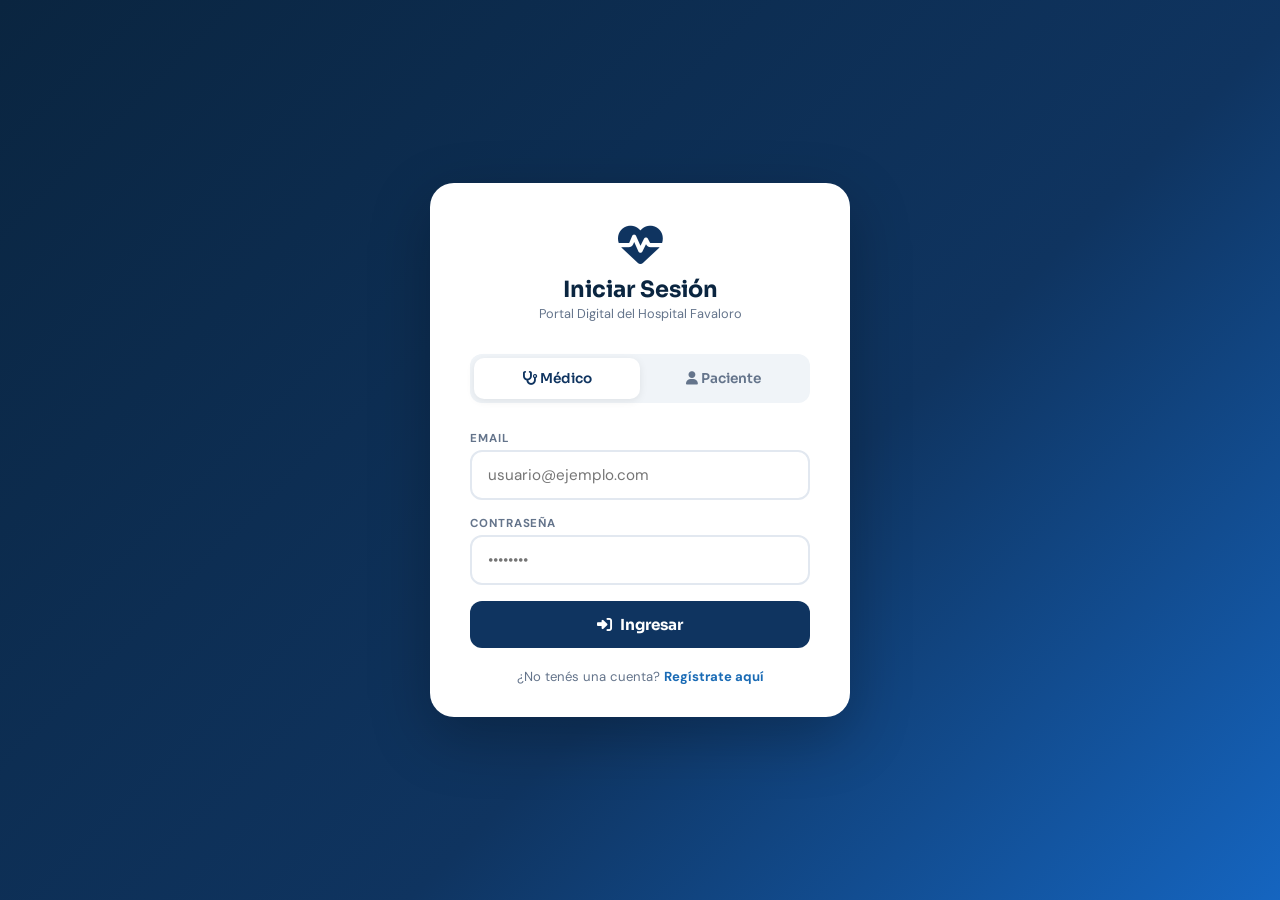
<file: index.html>
<!DOCTYPE html>
<html lang="es">
<head>
    <meta charset="UTF-8">
    <meta name="viewport" content="width=device-width, initial-scale=1.0">
    <title>Hospital Favaloro | Ingresar</title>
    <link href="https://cdnjs.cloudflare.com/ajax/libs/font-awesome/6.5.1/css/all.min.css" rel="stylesheet">
    <link href="https://fonts.googleapis.com/css2?family=Sora:wght@300;400;500;600;700;800&family=DM+Sans:ital,wght@0,300;0,400;0,500;0,600;1,400&display=swap" rel="stylesheet">
    <link rel="stylesheet" href="css/style.css">
</head>
<body onload="checkLogin()">

<!-- Loading -->
<div id="loading-screen">
    <i class="fas fa-heart-pulse loader-cross"></i>
    <div class="loader-ring"></div>
    <p style="color: rgba(255,255,255,0.8); margin-top: 1.2rem; font-family:'Sora',sans-serif; font-size:0.85rem; letter-spacing:0.1em;">HOSPITAL FAVALORO</p>
</div>

<div id="toast" class="toast"></div>

<!-- AUTH -->
<div id="auth-container">
    <div class="auth-card">
        <div class="auth-logo">
            <i class="fas fa-heart-pulse"></i>
            <h1 id="auth-title">Iniciar Sesión</h1>
            <p>Portal Digital del Hospital Favaloro</p>
        </div>
        <div class="role-tabs">
            <button class="role-tab active" onclick="setRole('doctor', this)"><i class="fas fa-stethoscope"></i> Médico</button>
            <button class="role-tab" onclick="setRole('paciente', this)"><i class="fas fa-user"></i> Paciente</button>
        </div>
        <div id="auth-error" class="auth-error"><i class="fas fa-exclamation-triangle"></i> <span id="auth-error-msg"></span></div>

        <div id="reg-fields" style="display:none;">
            <div class="form-group"><label>Nombre</label><input type="text" id="auth-nombre" placeholder="Ej: María"></div>
            <div class="form-group"><label>Apellido</label><input type="text" id="auth-apellido" placeholder="Ej: García"></div>
            <div class="form-group"><label>DNI</label><input type="text" id="auth-dni" placeholder="Sin puntos ni espacios"></div>
            <div class="form-group"><label>Fecha de nacimiento</label><input type="date" id="auth-fecha-nac"></div>
            <div class="form-group"><label>Sexo</label>
                <select id="auth-sexo" class="ctrl">
                    <option value="M">Masculino</option>
                    <option value="F">Femenino</option>
                    <option value="X">Otro</option>
                </select>
            </div>
            <div class="form-group"><label>Teléfono (opcional)</label><input type="text" id="auth-telefono" placeholder="Ej: 1155667788"></div>

            <!-- Solo médico -->
            <div id="cred-wrap" class="form-group" style="display:none;"><label>Matrícula</label><input type="text" id="auth-credencial" placeholder="Ej: MN55432"></div>

            <!-- Solo paciente -->
            <div id="reg-paciente-extra" style="display:none;">
                <div class="form-group"><label>Domicilio</label><input type="text" id="auth-domicilio" placeholder="Calle, número, localidad"></div>
                <div class="form-group"><label>Obra Social</label><input type="text" id="auth-obra-social" placeholder="Ej: OSDE, Swiss Medical, PAMI..."></div>
                <div class="form-group"><label>Grupo Sanguíneo (opcional)</label>
                    <select id="auth-grupo-sanguineo" class="ctrl">
                        <option value="">No especifica</option>
                        <option>A+</option><option>A-</option>
                        <option>B+</option><option>B-</option>
                        <option>AB+</option><option>AB-</option>
                        <option>O+</option><option>O-</option>
                    </select>
                </div>
                <div class="form-group"><label>Alergias (opcional)</label><input type="text" id="auth-alergias" placeholder="Ej: Penicilina, ibuprofeno..."></div>
            </div>
        </div>

        <div class="form-group"><label>Email</label><input type="email" id="email" placeholder="usuario@ejemplo.com"></div>
        <div class="form-group"><label>Contraseña</label><input type="password" id="password" placeholder="••••••••" onkeydown="if(event.key==='Enter') handleAuth()"></div>

        <button id="auth-submit-btn" class="btn btn-primary" style="width:100%; justify-content:center; font-size:0.95rem; padding: 0.9rem;" onclick="handleAuth()">
            <i class="fas fa-right-to-bracket"></i> Ingresar
        </button>

        <p style="text-align:center; margin-top:1.2rem; font-size:0.82rem; color:var(--muted);">
            <span id="auth-toggle-text">¿No tenés una cuenta?</span>
            <a href="javascript:void(0)" onclick="toggleRegisterMode()" style="color:var(--primary-light); font-weight:700; text-decoration:none;" id="auth-toggle-link">Regístrate aquí</a>
        </p>
    </div>
</div>

<script src="js/common.js"></script>
<script src="js/auth.js"></script>
</body>
</html>
</file>
<file: css/style.css>
:root {
            --primary: #0f3460;
            --primary-light: #1a6bb5;
            --primary-dark: #0a2540;
            --accent: #e94560;
            --success: #0d9e72;
            --warning: #f5a623;
            --danger: #e94560;
            --bg: #f0f4f8;
            --surface: #ffffff;
            --dark: #0a2540;
            --muted: #64748b;
            --border: #e2e8f0;
            --shadow: 0 4px 24px rgba(15,52,96,0.10);
            --shadow-lg: 0 8px 40px rgba(15,52,96,0.14);
            --radius: 18px;
            --radius-sm: 10px;
        }

        * { margin: 0; padding: 0; box-sizing: border-box; }

        body {
            font-family: 'DM Sans', sans-serif;
            background: var(--bg);
            color: var(--dark);
            min-height: 100vh;
        }

        h1,h2,h3,h4,h5 { font-family: 'Sora', sans-serif; }

        /* Loading */
        #loading-screen {
            position: fixed; inset: 0;
            background: linear-gradient(135deg, var(--primary-dark) 0%, var(--primary) 60%, var(--primary-light) 100%);
            display: flex; flex-direction: column; align-items: center; justify-content: center; z-index: 3000;
            animation: fadeOut 0.6s ease 1.2s forwards;
        }
        .loader-ring { width: 56px; height: 56px; border: 4px solid rgba(255,255,255,0.15); border-top: 4px solid white; border-radius: 50%; animation: spin 0.9s linear infinite; }
        .loader-cross { font-size: 2.5rem; color: white; margin-bottom: 1rem; }
        @keyframes spin { to { transform: rotate(360deg); } }
        @keyframes fadeOut { to { opacity: 0; visibility: hidden; } }
        @keyframes slideUp { from { opacity:0; transform:translateY(18px); } to { opacity:1; transform:translateY(0); } }
        @keyframes shake { 0%,100%{transform:translateX(0)} 25%{transform:translateX(-6px)} 75%{transform:translateX(6px)} }

        /* Auth */
        #auth-container { min-height: 100vh; display: flex; align-items: center; justify-content: center; padding: 1.5rem; background: linear-gradient(135deg, var(--primary-dark) 0%, var(--primary) 60%, #1565c0 100%); }
        .auth-card {
            background: white; padding: 2.5rem 2.5rem 2rem;
            border-radius: 24px; width: 100%; max-width: 420px;
            box-shadow: 0 20px 60px rgba(0,0,0,0.25);
            animation: slideUp 0.5s ease;
        }
        .auth-logo { text-align: center; margin-bottom: 2rem; }
        .auth-logo i { font-size: 2.8rem; color: var(--primary); }
        .auth-logo h1 { font-size: 1.4rem; color: var(--primary-dark); margin-top: 0.4rem; }
        .auth-logo p { font-size: 0.8rem; color: var(--muted); margin-top: 2px; }

        .role-tabs { display: flex; background: var(--bg); border-radius: 12px; padding: 4px; margin-bottom: 1.8rem; }
        .role-tab { flex: 1; padding: 0.75rem; border: none; background: transparent; border-radius: 10px; cursor: pointer; font-weight: 600; color: var(--muted); font-family: 'Sora', sans-serif; font-size: 0.85rem; transition: all 0.2s; }
        .role-tab.active { background: white; color: var(--primary); box-shadow: 0 2px 8px rgba(0,0,0,0.08); }

        .form-group { margin-bottom: 1rem; }
        .form-group label { font-size: 0.72rem; font-weight: 700; color: var(--muted); text-transform: uppercase; letter-spacing: 0.08em; display: block; margin-bottom: 4px; }
        .form-group input, .form-group select {
            width: 100%; padding: 0.8rem 1rem;
            border: 2px solid var(--border); border-radius: 12px;
            font-family: 'DM Sans', sans-serif; font-size: 0.95rem;
            transition: border-color 0.2s; background: white; color: var(--dark);
        }
        .form-group input:focus, .form-group select:focus { outline: none; border-color: var(--primary-light); }

        .auth-error { background: #fef2f2; color: #b91c1c; border: 1px solid #fecaca; padding: 0.8rem 1rem; border-radius: 10px; font-size: 0.85rem; font-weight: 600; margin-bottom: 1rem; display: none; animation: shake 0.4s ease; }

        /* App layout */
        #app { display: none; flex-direction: column; min-height: 100vh; }

        header {
            background: white; padding: 0 5%;
            display: flex; justify-content: space-between; align-items: center;
            height: 64px; box-shadow: 0 2px 16px rgba(15,52,96,0.07);
            position: sticky; top: 0; z-index: 100;
        }
        .header-brand { display: flex; align-items: center; gap: 10px; }
        .header-brand i { font-size: 1.4rem; color: var(--primary); }
        .header-brand h2 { font-size: 1.05rem; font-weight: 800; font-family:'Sora',sans-serif; }
        .header-brand span { color: var(--primary); }
        .header-right { display: flex; align-items: center; gap: 14px; }
        .user-chip { background: var(--bg); padding: 6px 14px; border-radius: 99px; font-size: 0.85rem; font-weight: 600; color: var(--dark); display: flex; align-items: center; gap: 8px; }
        .user-chip i { color: var(--primary); }
        .btn-logout { background: #fee2e2; color: var(--danger); border: none; padding: 6px 14px; border-radius: 99px; font-size: 0.82rem; font-weight: 700; cursor: pointer; font-family: 'Sora',sans-serif; display: flex; align-items: center; gap: 6px; transition: background 0.2s; }
        .btn-logout:hover { background: #fecaca; }

        nav { background: var(--primary); padding: 0 5%; display: flex; gap: 0; overflow-x: auto; }
        .nav-btn { background: transparent; border: none; color: rgba(255,255,255,0.65); padding: 0.9rem 1.3rem; cursor: pointer; font-weight: 600; font-family: 'Sora',sans-serif; font-size: 0.82rem; border-bottom: 3px solid transparent; white-space: nowrap; transition: all 0.2s; }
        .nav-btn.active, .nav-btn:hover { color: white; border-bottom-color: #e94560; }

        .main-content { max-width: 1200px; margin: 2rem auto; padding: 0 1.5rem; width: 100%; }
        .page { display: none; animation: slideUp 0.35s ease; }
        .page.active { display: block; }

        /* Cards */
        .card { background: white; border-radius: var(--radius); padding: 1.8rem 2rem; box-shadow: var(--shadow); border: 1px solid var(--border); margin-bottom: 1.5rem; }
        .card-title { font-size: 1.1rem; font-weight: 700; color: var(--dark); margin-bottom: 1.4rem; display: flex; align-items: center; gap: 0.5rem; }
        .card-title i { color: var(--primary); }

        /* Buttons */
        .btn { padding: 0.75rem 1.4rem; border-radius: 12px; font-weight: 700; cursor: pointer; border: none; transition: all 0.25s; display: inline-flex; align-items: center; gap: 8px; font-family: 'Sora', sans-serif; font-size: 0.85rem; }
        .btn-primary { background: var(--primary); color: white; }
        .btn-primary:hover { background: var(--primary-light); transform: translateY(-1px); box-shadow: 0 4px 16px rgba(15,52,96,0.25); }
        .btn-danger { background: var(--danger); color: white; }
        .btn-danger:hover { filter: brightness(0.9); }
        .btn-ghost { background: var(--bg); color: var(--dark); }
        .btn-ghost:hover { background: var(--border); }
        .btn-sm { padding: 5px 10px; font-size: 0.75rem; border-radius: 8px; }

        /* Stats grid */
        .stats-grid { display: grid; grid-template-columns: repeat(auto-fit, minmax(160px, 1fr)); gap: 1rem; margin-bottom: 1.5rem; }
        .stat-card { border-radius: var(--radius-sm); padding: 1.2rem 1.4rem; }
        .stat-card.green { background: #f0fdf4; }
        .stat-card.blue { background: #eff6ff; }
        .stat-card.orange { background: #fffbeb; }
        .stat-card.red { background: #fff1f2; }
        .stat-label { font-size: 0.72rem; font-weight: 700; text-transform: uppercase; letter-spacing: 0.07em; }
        .stat-card.green .stat-label { color: var(--success); }
        .stat-card.blue .stat-label { color: var(--primary-light); }
        .stat-card.orange .stat-label { color: var(--warning); }
        .stat-card.red .stat-label { color: var(--danger); }
        .stat-num { font-size: 2rem; font-weight: 800; font-family: 'Sora',sans-serif; margin-top: 4px; }
        .stat-card.green .stat-num { color: var(--success); }
        .stat-card.blue .stat-num { color: var(--primary); }
        .stat-card.orange .stat-num { color: var(--warning); }
        .stat-card.red .stat-num { color: var(--danger); }

        /* Badge */
        .badge { padding: 3px 10px; border-radius: 99px; font-size: 0.72rem; font-weight: 700; display: inline-block; }
        .badge-green { background: #dcfce7; color: #166534; }
        .badge-blue { background: #dbeafe; color: #1e40af; }
        .badge-red { background: #fee2e2; color: #b91c1c; }
        .badge-orange { background: #fef3c7; color: #92400e; }
        .badge-gray { background: #f1f5f9; color: #64748b; }

        /* Table */
        .table-wrap { overflow-x: auto; border-radius: var(--radius-sm); border: 1px solid var(--border); }
        table { width: 100%; border-collapse: collapse; font-size: 0.88rem; }
        thead th { background: var(--bg); padding: 0.7rem 1rem; text-align: left; font-size: 0.72rem; font-weight: 700; color: var(--muted); text-transform: uppercase; letter-spacing: 0.06em; border-bottom: 1px solid var(--border); }
        tbody td { padding: 0.8rem 1rem; border-bottom: 1px solid var(--border); vertical-align: middle; }
        tbody tr:last-child td { border-bottom: none; }
        tbody tr:hover { background: #f8fafc; }

        /* Form controls */
        .ctrl-group { margin-bottom: 1rem; }
        .ctrl-label { font-size: 0.72rem; font-weight: 700; color: var(--muted); text-transform: uppercase; letter-spacing: 0.07em; display: block; margin-bottom: 5px; }
        .ctrl { width: 100%; padding: 0.75rem 1rem; border: 2px solid var(--border); border-radius: 12px; font-family: 'DM Sans', sans-serif; font-size: 0.92rem; transition: border-color 0.2s; background: white; }
        .ctrl:focus { outline: none; border-color: var(--primary-light); }

        /* Toast */
        .toast { position: fixed; bottom: 24px; right: 24px; background: var(--success); color: white; padding: 0.9rem 1.4rem; border-radius: 14px; box-shadow: var(--shadow-lg); display: none; z-index: 9999; font-weight: 600; font-size: 0.9rem; animation: slideUp 0.3s ease; }

        /* Grid layouts */
        .grid-2 { display: grid; grid-template-columns: 1fr 360px; gap: 1.5rem; }
        .grid-3 { display: grid; grid-template-columns: repeat(auto-fill, minmax(280px, 1fr)); gap: 1.2rem; }
        @media (max-width: 900px) { .grid-2 { grid-template-columns: 1fr; } }

        /* Alert inline */
        .alert { padding: 0.85rem 1rem; border-radius: 10px; font-size: 0.85rem; font-weight: 600; margin-bottom: 1rem; display: none; }
        .alert-warning { background: #fff7ed; color: #9a3412; border: 1px solid #ffedd5; animation: shake 0.4s ease; }
        .alert-success { background: #f0fdf4; color: #166534; border: 1px solid #bbf7d0; }

        /* Search bar */
        .search-bar { position: relative; margin-bottom: 1.2rem; }
        .search-bar input { width: 100%; padding: 0.75rem 1rem 0.75rem 2.6rem; border: 2px solid var(--border); border-radius: 12px; font-family: 'DM Sans', sans-serif; font-size: 0.92rem; }
        .search-bar input:focus { outline: none; border-color: var(--primary-light); }
        .search-bar i { position: absolute; left: 0.9rem; top: 50%; transform: translateY(-50%); color: var(--muted); }

        /* Insumo card */
        .insumo-card { border: 1px solid var(--border); border-radius: 14px; padding: 1.1rem 1.3rem; transition: box-shadow 0.2s; }
        .insumo-card:hover { box-shadow: var(--shadow); }
        .insumo-nombre { font-weight: 700; font-size: 0.92rem; margin-bottom: 4px; }
        .insumo-meta { font-size: 0.78rem; color: var(--muted); }
        .stock-bar { height: 5px; background: var(--border); border-radius: 99px; margin-top: 8px; overflow: hidden; }
        .stock-fill { height: 100%; border-radius: 99px; }
        .stock-ok { background: var(--success); }
        .stock-low { background: var(--warning); }
        .stock-critical { background: var(--danger); }

        /* Doctor card */
        .doctor-card { border: 1px solid var(--border); border-radius: 14px; padding: 1.2rem 1.4rem; display: flex; align-items: center; gap: 1rem; transition: box-shadow 0.2s; }
        .doctor-card:hover { box-shadow: var(--shadow); }
        .doctor-avatar { width: 46px; height: 46px; border-radius: 50%; background: linear-gradient(135deg, var(--primary) 0%, var(--primary-light) 100%); display: flex; align-items: center; justify-content: center; color: white; font-size: 1.1rem; flex-shrink: 0; }
        .doctor-info { flex: 1; }
        .doctor-nombre { font-weight: 700; font-size: 0.92rem; }
        .doctor-esp { font-size: 0.78rem; color: var(--muted); }
        .doctor-mat { font-size: 0.75rem; color: var(--primary-light); font-weight: 600; margin-top: 2px; }

        /* Welcome card */
        .welcome-banner { background: linear-gradient(135deg, var(--primary-dark) 0%, var(--primary) 60%, var(--primary-light) 100%); border-radius: var(--radius); padding: 2.2rem 2.4rem; color: white; margin-bottom: 1.5rem; position: relative; overflow: hidden; }
        .welcome-banner::after { content: ''; position: absolute; right: -30px; top: -30px; width: 180px; height: 180px; background: rgba(255,255,255,0.05); border-radius: 50%; }
        .welcome-banner h2 { font-size: 1.6rem; margin-bottom: 0.4rem; }
        .welcome-banner p { font-size: 0.9rem; opacity: 0.8; }
        .welcome-actions { margin-top: 1.4rem; display: flex; gap: 0.8rem; flex-wrap: wrap; }
        .btn-white { background: white; color: var(--primary); border: none; padding: 0.7rem 1.3rem; border-radius: 10px; font-weight: 700; font-family: 'Sora',sans-serif; font-size: 0.82rem; cursor: pointer; transition: all 0.2s; display: inline-flex; align-items: center; gap: 6px; }
        .btn-white:hover { background: #e0f0ff; }
        .btn-white-outline { background: transparent; color: white; border: 2px solid rgba(255,255,255,0.5); padding: 0.7rem 1.3rem; border-radius: 10px; font-weight: 700; font-family: 'Sora',sans-serif; font-size: 0.82rem; cursor: pointer; transition: all 0.2s; display: inline-flex; align-items: center; gap: 6px; }
        .btn-white-outline:hover { background: rgba(255,255,255,0.1); }

        /* Historial */
        .historial-item { border: 1px solid var(--border); border-radius: 14px; padding: 1.2rem 1.4rem; margin-bottom: 0.9rem; }
        .historial-header { display: flex; justify-content: space-between; align-items: flex-start; margin-bottom: 0.6rem; }
        .historial-diagnostico { font-weight: 700; font-size: 0.95rem; }
        .historial-fecha { font-size: 0.78rem; color: var(--muted); }
        .historial-body p { font-size: 0.85rem; color: var(--muted); margin-bottom: 3px; }
        .historial-body strong { color: var(--dark); }

        /* Recetas */
        .receta-item { padding: 1rem 1.2rem; border-radius: 12px; background: var(--bg); border-left: 4px solid var(--border); margin-bottom: 0.8rem; display: flex; justify-content: space-between; align-items: center; }
        .receta-item.activa { border-left-color: var(--success); }
        .receta-item.vencida { border-left-color: var(--muted); }

        /* Turnos */
        .turno-item { border-bottom: 1px solid var(--border); padding: 0.9rem 0; display: flex; justify-content: space-between; align-items: center; }
        .turno-item:last-child { border-bottom: none; }

        /* Filter tabs */
        .filter-tabs { display: flex; gap: 0.5rem; flex-wrap: wrap; margin-bottom: 1.2rem; }
        .filter-tab { padding: 5px 14px; border-radius: 99px; border: 2px solid var(--border); background: white; font-size: 0.78rem; font-weight: 700; cursor: pointer; transition: all 0.2s; font-family: 'Sora',sans-serif; }
        .filter-tab.active { background: var(--primary); color: white; border-color: var(--primary); }

        /* Paciente info chip */
        .info-chip { background: var(--bg); border-radius: 10px; padding: 0.7rem 1rem; margin-bottom: 0.6rem; }
        .info-chip-label { font-size: 0.7rem; font-weight: 700; color: var(--muted); text-transform: uppercase; letter-spacing: 0.06em; }
        .info-chip-value { font-size: 0.92rem; font-weight: 600; color: var(--dark); margin-top: 2px; }

/* ═══ Nuevo: Perfil de paciente expandible (panel médico) ═══ */
.patient-card { border: 1px solid var(--border); border-radius: 14px; padding: 1.2rem 1.4rem; margin-bottom: 0.9rem; }
.patient-card-header { display: flex; gap: 1.5rem; flex-wrap: wrap; cursor: pointer; align-items: center; }
.patient-card-header:hover .patient-card-name { color: var(--primary); }
.patient-card-name { font-weight: 700; font-size: 1rem; transition: color 0.2s; }
.patient-toggle-icon { margin-left: auto; color: var(--muted); transition: transform 0.25s; }
.patient-toggle-icon.open { transform: rotate(180deg); }
.patient-profile-expand { display: none; margin-top: 1.2rem; padding-top: 1.2rem; border-top: 1px solid var(--border); animation: slideUp 0.3s ease; }
.patient-profile-expand.open { display: block; }
.profile-section-title { font-size: 0.85rem; font-weight: 700; color: var(--primary); text-transform: uppercase; letter-spacing: 0.06em; margin: 1.2rem 0 0.7rem; display: flex; align-items: center; gap: 6px; }
.profile-section-title:first-child { margin-top: 0; }

/* Formulario nueva consulta */
.consulta-form-grid { display: grid; grid-template-columns: 1fr 1fr; gap: 1rem; }
@media (max-width: 700px) { .consulta-form-grid { grid-template-columns: 1fr; } }
.consulta-form-grid .full { grid-column: 1 / -1; }
textarea.ctrl { resize: vertical; min-height: 70px; font-family: 'DM Sans', sans-serif; }

/* Consulta virtual */
.video-call-box { background: var(--dark); border-radius: 16px; padding: 1.8rem; text-align: center; color: white; margin-top: 1rem; }
.video-call-grid { display: grid; grid-template-columns: 1fr 1fr; gap: 1rem; margin-bottom: 1.4rem; }
@media (max-width: 600px) { .video-call-grid { grid-template-columns: 1fr; } }
.video-tile { background: rgba(255,255,255,0.08); border-radius: 12px; padding: 2.8rem 1rem; display: flex; flex-direction: column; align-items: center; gap: 0.6rem; }
.video-tile i { font-size: 2.2rem; color: rgba(255,255,255,0.5); }
.video-tile span { font-size: 0.8rem; color: rgba(255,255,255,0.7); font-weight: 600; }
.video-status { font-size: 0.8rem; color: rgba(255,255,255,0.6); margin-bottom: 1.2rem; display:flex; align-items:center; justify-content:center; gap:8px; }
.video-status .dot { width: 8px; height: 8px; border-radius: 50%; background: var(--success); animation: pulseDot 1.4s infinite; }
@keyframes pulseDot { 0%,100%{opacity:1} 50%{opacity:0.3} }
.video-controls { display: flex; gap: 1rem; justify-content: center; }
.video-btn { width: 48px; height: 48px; border-radius: 50%; border: none; background: rgba(255,255,255,0.15); color: white; cursor: pointer; font-size: 1.05rem; transition: background 0.2s; }
.video-btn:hover { background: rgba(255,255,255,0.28); }
.video-btn.end { background: var(--danger); }
.video-btn.end:hover { filter: brightness(0.9); }

/* Empty state para paneles vacíos */
.empty-state { text-align: center; padding: 2rem 1rem; color: var(--muted); }
.empty-state i { font-size: 2rem; margin-bottom: 0.7rem; opacity: 0.5; display: block; }
</file>
